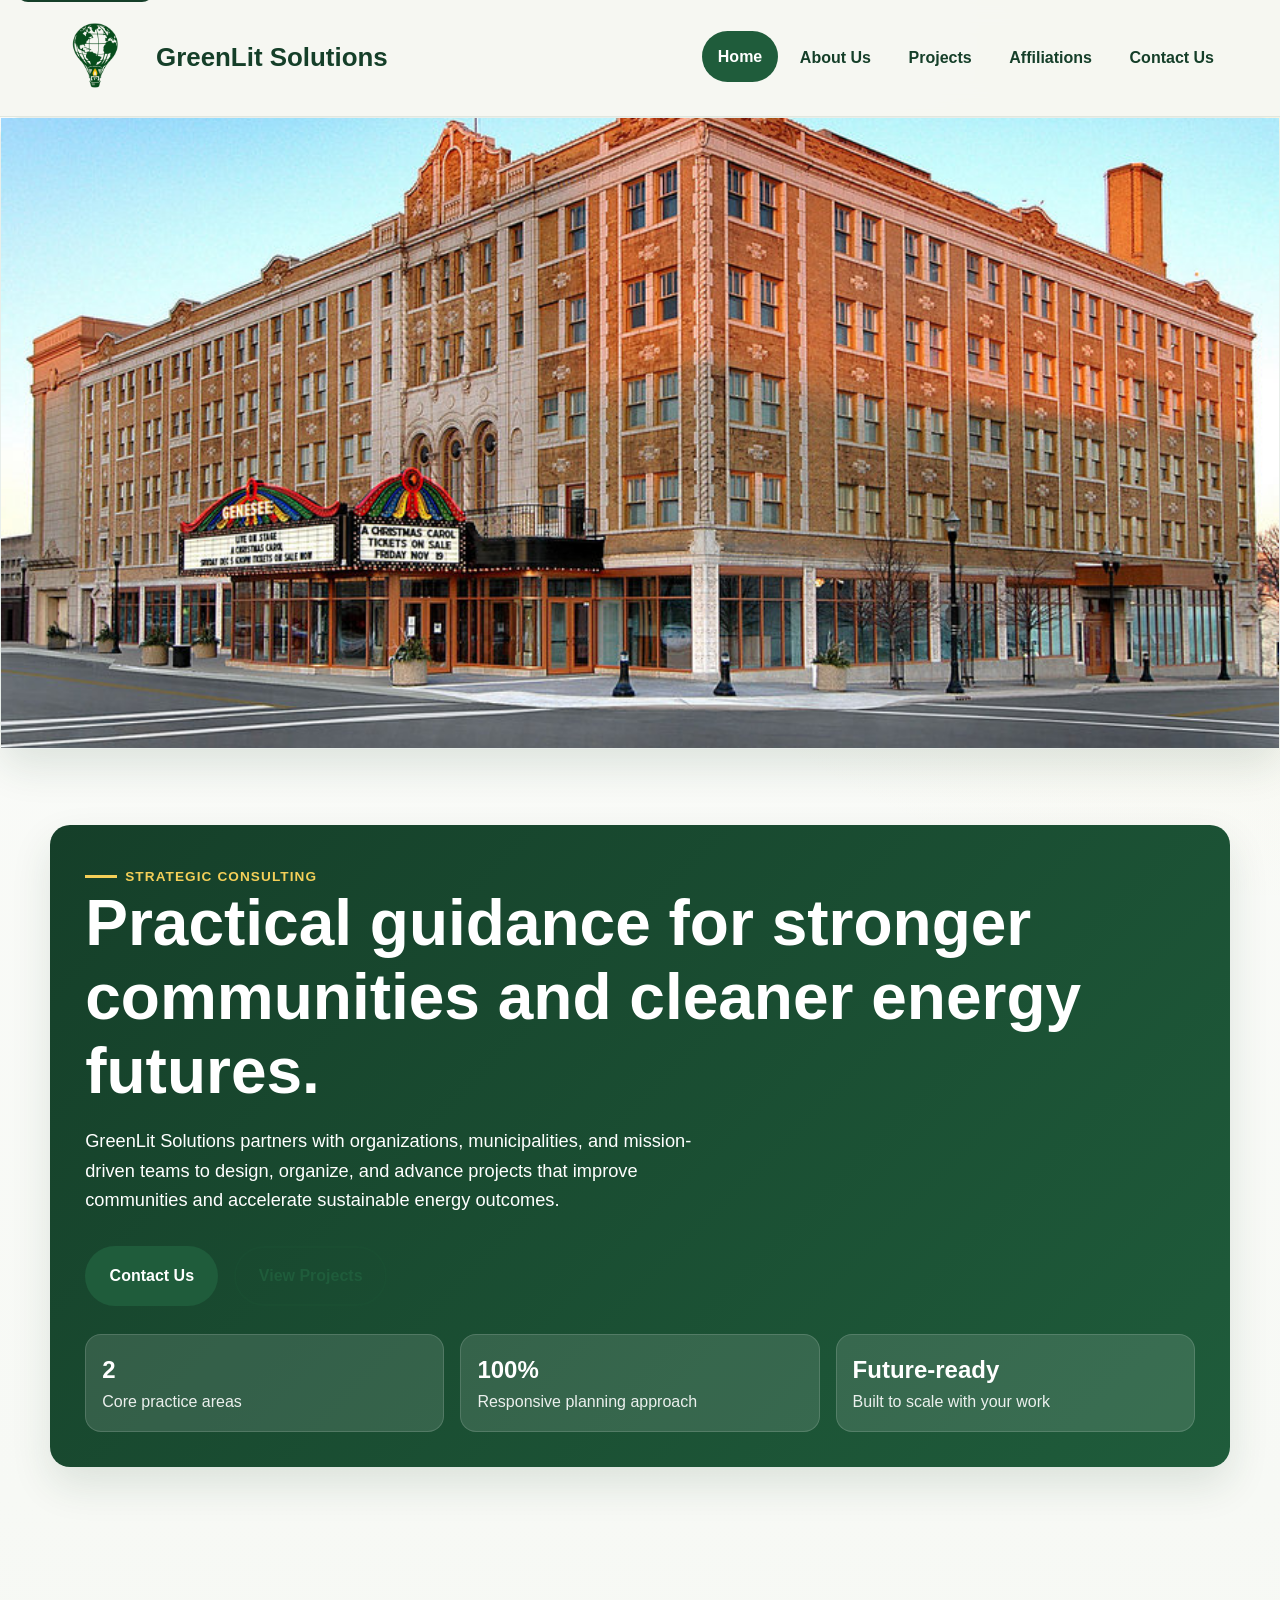
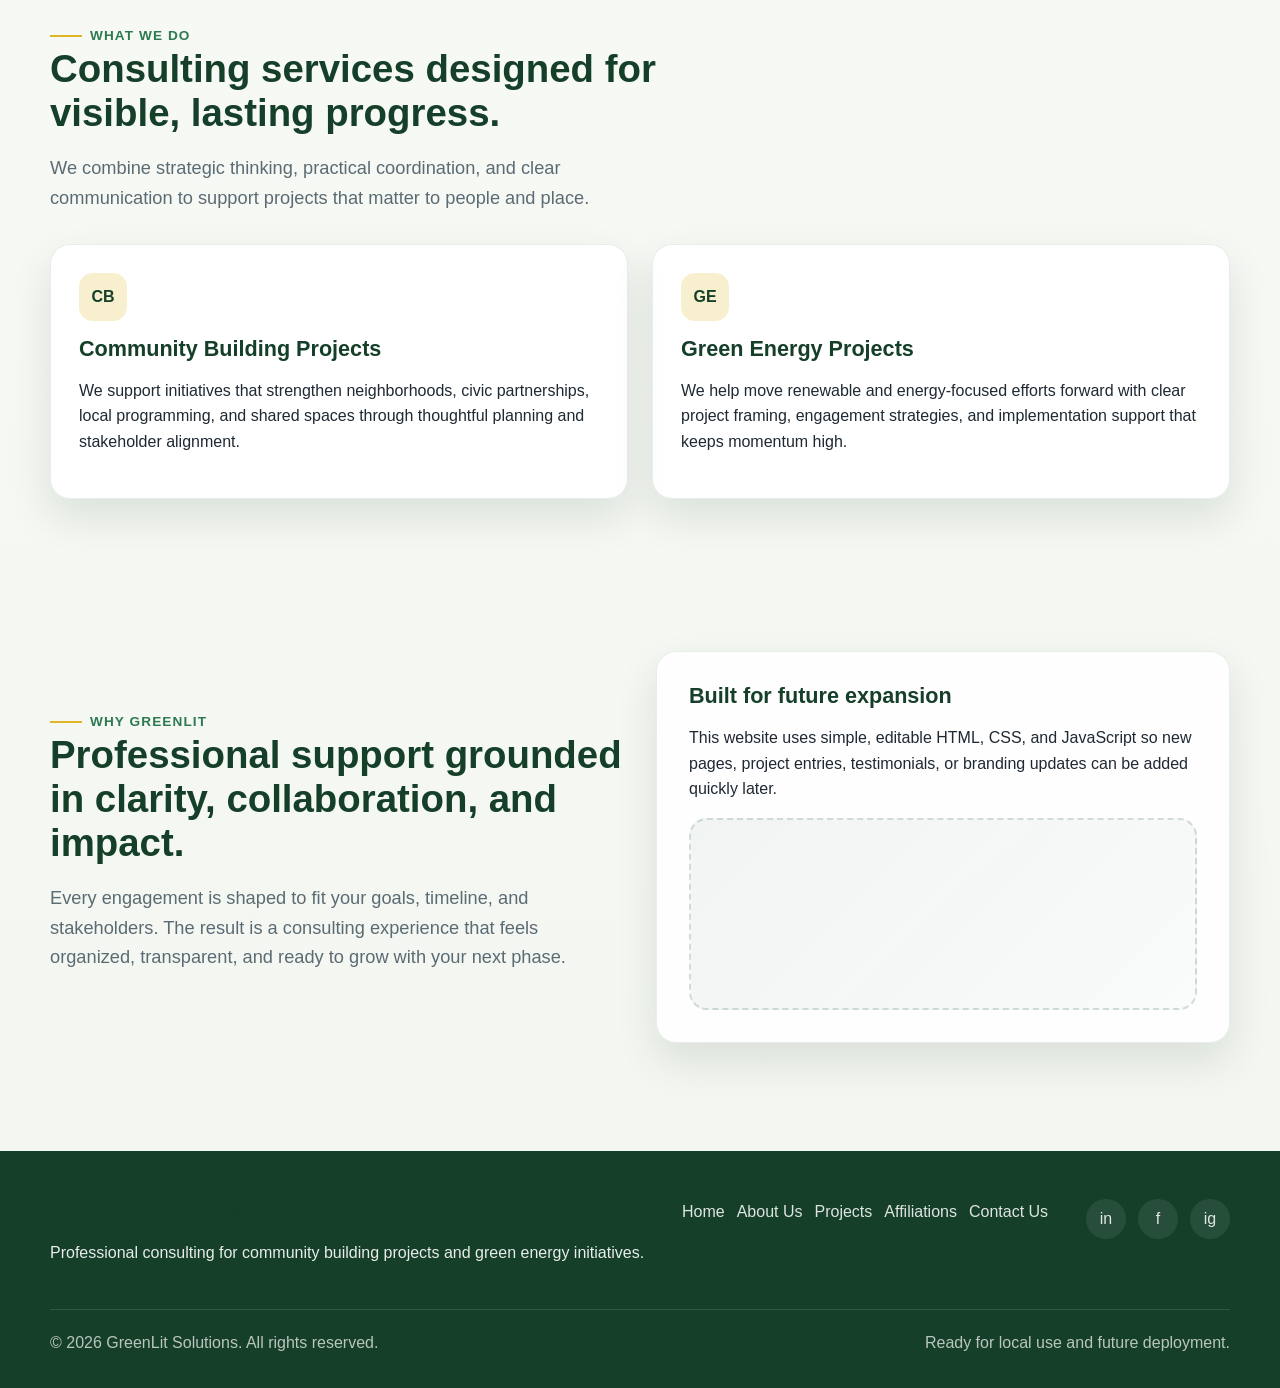
<file: index.html>
<!DOCTYPE html>
<html lang="en">
  <head>
    <meta charset="UTF-8" />
    <meta name="viewport" content="width=device-width, initial-scale=1.0" />
    <title>GreenLit Solutions | Community Building and Green Energy Consulting</title>
    <meta
      name="description"
      content="GreenLit Solutions delivers community building and green energy consulting services with a professional, collaborative approach."
    />
    <link rel="stylesheet" href="css/styles.css" />
    <script src="js/main.js" defer></script>
  </head>
  <body>
    <a class="skip-link" href="#main-content">Skip to content</a>
    <header class="site-header">
      <div class="nav-shell">
        <a class="brand-mark" href="index.html" aria-label="GreenLit Solutions home">
          <img class="brand-logo" src="images/GreenLit Solutions Logo 2.png" alt="GreenLit Solutions logo" />
          <div class="brand-copy">
            <strong>GreenLit Solutions</strong>
          </div>
        </a>
        <button class="nav-toggle" type="button" aria-expanded="false" aria-label="Toggle navigation">
          Menu
        </button>
        <nav class="site-nav" aria-label="Primary">
          <ul>
            <li><a href="index.html">Home</a></li>
            <li><a href="about.html">About Us</a></li>
            <li><a href="projects.html">Projects</a></li>
            <li><a href="affiliations.html">Affiliations</a></li>
            <li><a href="contact.html">Contact Us</a></li>
          </ul>
        </nav>
      </div>
    </header>

    <main id="main-content">
      <section class="hero-slideshow hero-slideshow-full fade-in" aria-label="Featured GreenLit Solutions project photos">
        <div class="slideshow-frame">
          <img class="slide is-active" src="images/Slideshow 1.jpg" alt="Community-focused project photo featured by GreenLit Solutions" />
          <img class="slide" src="images/Slideshow 2.jpg" alt="Green energy consulting project photo featured by GreenLit Solutions" />
          <img class="slide" src="images/Slideshow 3.jpg" alt="Project collaboration photo featured by GreenLit Solutions" />
          <img class="slide" src="images/Slideshow 4.png" alt="Sustainability initiative photo featured by GreenLit Solutions" />
        </div>
      </section>

      <section class="page-hero">
        <div class="section-shell">
          <div class="hero-intro-panel fade-in delay-1">
            <div class="eyebrow hero-eyebrow">Strategic Consulting</div>
            <h1>Practical guidance for stronger communities and cleaner energy futures.</h1>
            <p class="lead hero-lead">
              GreenLit Solutions partners with organizations, municipalities, and mission-driven teams to design, organize, and advance projects that improve communities and accelerate sustainable energy outcomes.
            </p>
            <div class="button-row">
              <a class="button button-primary" href="contact.html">Contact Us</a>
              <a class="button button-secondary button-secondary-light" href="projects.html">View Projects</a>
            </div>
            <div class="stat-row">
              <div class="stat-box">
                <strong>2</strong>
                <span>Core practice areas</span>
              </div>
              <div class="stat-box">
                <strong>100%</strong>
                <span>Responsive planning approach</span>
              </div>
              <div class="stat-box">
                <strong>Future-ready</strong>
                <span>Built to scale with your work</span>
              </div>
            </div>
          </div>
        </div>
      </section>

      <section class="feature-section">
        <div class="section-shell">
          <div class="section-heading">
            <div class="eyebrow">What We Do</div>
            <h2>Consulting services designed for visible, lasting progress.</h2>
            <p class="lead">
              We combine strategic thinking, practical coordination, and clear communication to support projects that matter to people and place.
            </p>
          </div>
          <div class="feature-grid">
            <article class="info-card">
              <div class="icon">CB</div>
              <h3>Community Building Projects</h3>
              <p>
                We support initiatives that strengthen neighborhoods, civic partnerships, local programming, and shared spaces through thoughtful planning and stakeholder alignment.
              </p>
            </article>
            <article class="info-card">
              <div class="icon">GE</div>
              <h3>Green Energy Projects</h3>
              <p>
                We help move renewable and energy-focused efforts forward with clear project framing, engagement strategies, and implementation support that keeps momentum high.
              </p>
            </article>
          </div>
        </div>
      </section>

      <section class="content-section">
        <div class="section-shell split-layout">
          <div>
            <div class="eyebrow">Why GreenLit</div>
            <h2>Professional support grounded in clarity, collaboration, and impact.</h2>
            <p class="lead">
              Every engagement is shaped to fit your goals, timeline, and stakeholders. The result is a consulting experience that feels organized, transparent, and ready to grow with your next phase.
            </p>
          </div>
          <div class="placeholder-card">
            <h3>Built for future expansion</h3>
            <p>
              This website uses simple, editable HTML, CSS, and JavaScript so new pages, project entries, testimonials, or branding updates can be added quickly later.
            </p>
            <div class="placeholder-space" aria-hidden="true"></div>
          </div>
        </div>
      </section>
    </main>

    <footer class="site-footer">
      <div class="footer-shell">
        <div class="footer-top">
          <div>
            <h3>GreenLit Solutions</h3>
            <p>Professional consulting for community building projects and green energy initiatives.</p>
          </div>
          <nav class="footer-nav" aria-label="Footer">
            <a href="index.html">Home</a>
            <a href="about.html">About Us</a>
            <a href="projects.html">Projects</a>
            <a href="affiliations.html">Affiliations</a>
            <a href="contact.html">Contact Us</a>
          </nav>
          <div class="social-row" aria-label="Social media placeholders">
            <a class="social-link" href="#" aria-label="LinkedIn placeholder">in</a>
            <a class="social-link" href="#" aria-label="Facebook placeholder">f</a>
            <a class="social-link" href="#" aria-label="Instagram placeholder">ig</a>
          </div>
        </div>
        <div class="footer-bottom">
          <span>&copy; 2026 GreenLit Solutions. All rights reserved.</span>
          <span>Ready for local use and future deployment.</span>
        </div>
      </div>
    </footer>
  </body>
</html>
</file>
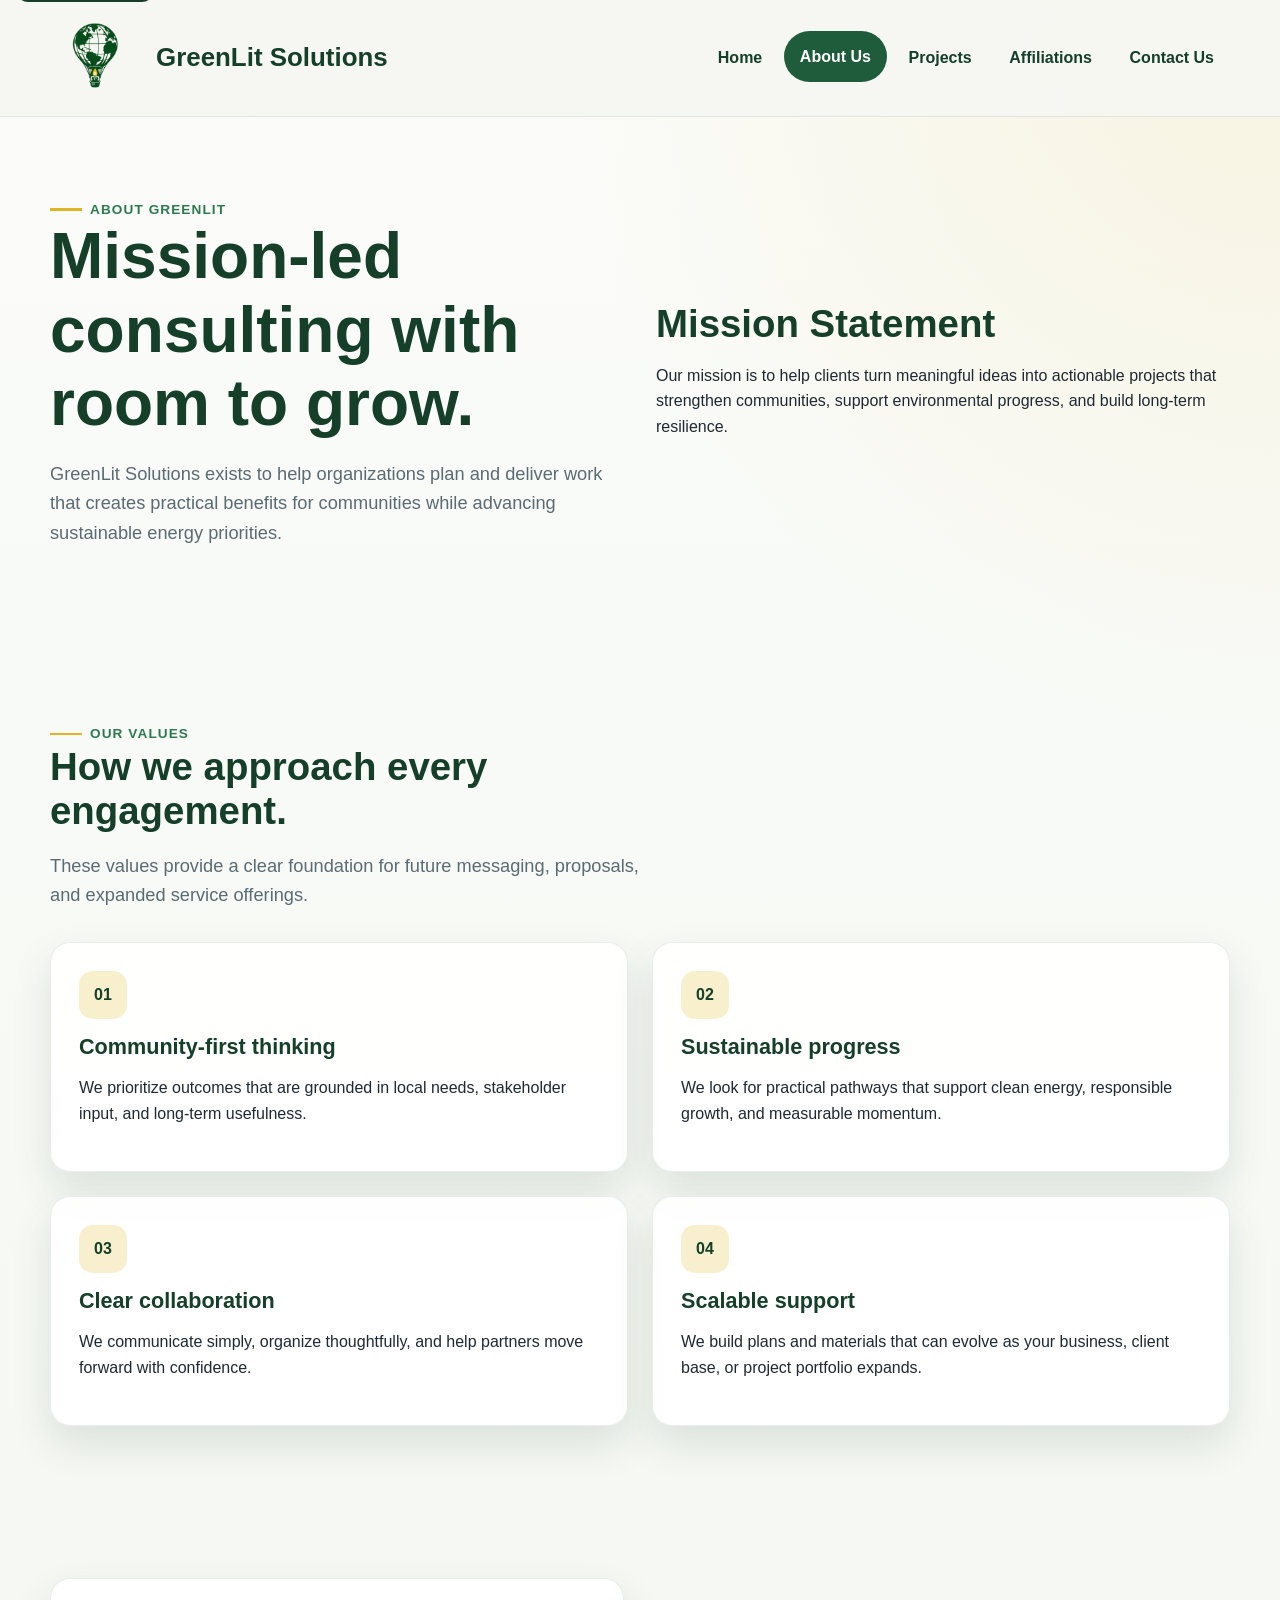
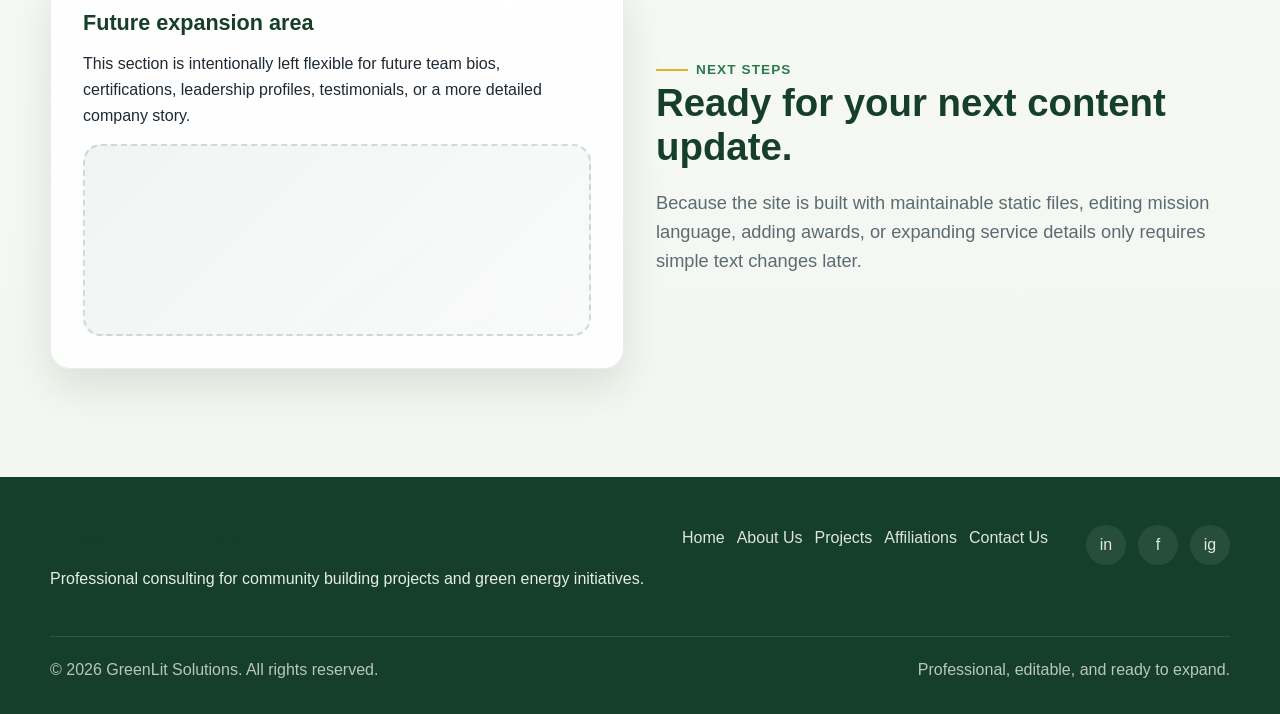
<file: about.html>
<!DOCTYPE html>
<html lang="en">
  <head>
    <meta charset="UTF-8" />
    <meta name="viewport" content="width=device-width, initial-scale=1.0" />
    <title>About Us | GreenLit Solutions</title>
    <meta
      name="description"
      content="Learn about the mission, values, and future direction of GreenLit Solutions."
    />
    <link rel="stylesheet" href="css/styles.css" />
    <script src="js/main.js" defer></script>
  </head>
  <body>
    <a class="skip-link" href="#main-content">Skip to content</a>
    <header class="site-header">
      <div class="nav-shell">
        <a class="brand-mark" href="index.html" aria-label="GreenLit Solutions home">
          <img class="brand-logo" src="images/GreenLit Solutions Logo 2.png" alt="GreenLit Solutions logo" />
          <div class="brand-copy">
            <strong>GreenLit Solutions</strong>
          </div>
        </a>
        <button class="nav-toggle" type="button" aria-expanded="false" aria-label="Toggle navigation">
          Menu
        </button>
        <nav class="site-nav" aria-label="Primary">
          <ul>
            <li><a href="index.html">Home</a></li>
            <li><a href="about.html">About Us</a></li>
            <li><a href="projects.html">Projects</a></li>
            <li><a href="affiliations.html">Affiliations</a></li>
            <li><a href="contact.html">Contact Us</a></li>
          </ul>
        </nav>
      </div>
    </header>

    <main id="main-content">
      <section class="page-hero">
        <div class="section-shell split-layout">
          <div>
            <div class="eyebrow fade-in">About GreenLit</div>
            <h1 class="fade-in delay-1">Mission-led consulting with room to grow.</h1>
            <p class="lead fade-in delay-2">
              GreenLit Solutions exists to help organizations plan and deliver work that creates practical benefits for communities while advancing sustainable energy priorities.
            </p>
          </div>
          <div class="hero-card fade-in delay-2">
            <h2>Mission Statement</h2>
            <p>
              Our mission is to help clients turn meaningful ideas into actionable projects that strengthen communities, support environmental progress, and build long-term resilience.
            </p>
          </div>
        </div>
      </section>

      <section class="content-section">
        <div class="section-shell">
          <div class="section-heading">
            <div class="eyebrow">Our Values</div>
            <h2>How we approach every engagement.</h2>
            <p class="lead">
              These values provide a clear foundation for future messaging, proposals, and expanded service offerings.
            </p>
          </div>
          <div class="values-grid">
            <article class="info-card">
              <div class="icon">01</div>
              <h3>Community-first thinking</h3>
              <p>We prioritize outcomes that are grounded in local needs, stakeholder input, and long-term usefulness.</p>
            </article>
            <article class="info-card">
              <div class="icon">02</div>
              <h3>Sustainable progress</h3>
              <p>We look for practical pathways that support clean energy, responsible growth, and measurable momentum.</p>
            </article>
            <article class="info-card">
              <div class="icon">03</div>
              <h3>Clear collaboration</h3>
              <p>We communicate simply, organize thoughtfully, and help partners move forward with confidence.</p>
            </article>
            <article class="info-card">
              <div class="icon">04</div>
              <h3>Scalable support</h3>
              <p>We build plans and materials that can evolve as your business, client base, or project portfolio expands.</p>
            </article>
          </div>
        </div>
      </section>

      <section class="content-section">
        <div class="section-shell split-layout">
          <div class="placeholder-card">
            <h3>Future expansion area</h3>
            <p>
              This section is intentionally left flexible for future team bios, certifications, leadership profiles, testimonials, or a more detailed company story.
            </p>
            <div class="placeholder-space" aria-hidden="true"></div>
          </div>
          <div>
            <div class="eyebrow">Next Steps</div>
            <h2>Ready for your next content update.</h2>
            <p class="lead">
              Because the site is built with maintainable static files, editing mission language, adding awards, or expanding service details only requires simple text changes later.
            </p>
          </div>
        </div>
      </section>
    </main>

    <footer class="site-footer">
      <div class="footer-shell">
        <div class="footer-top">
          <div>
            <h3>GreenLit Solutions</h3>
            <p>Professional consulting for community building projects and green energy initiatives.</p>
          </div>
          <nav class="footer-nav" aria-label="Footer">
            <a href="index.html">Home</a>
            <a href="about.html">About Us</a>
            <a href="projects.html">Projects</a>
            <a href="affiliations.html">Affiliations</a>
            <a href="contact.html">Contact Us</a>
          </nav>
          <div class="social-row" aria-label="Social media placeholders">
            <a class="social-link" href="#" aria-label="LinkedIn placeholder">in</a>
            <a class="social-link" href="#" aria-label="Facebook placeholder">f</a>
            <a class="social-link" href="#" aria-label="Instagram placeholder">ig</a>
          </div>
        </div>
        <div class="footer-bottom">
          <span>&copy; 2026 GreenLit Solutions. All rights reserved.</span>
          <span>Professional, editable, and ready to expand.</span>
        </div>
      </div>
    </footer>
  </body>
</html>
</file>
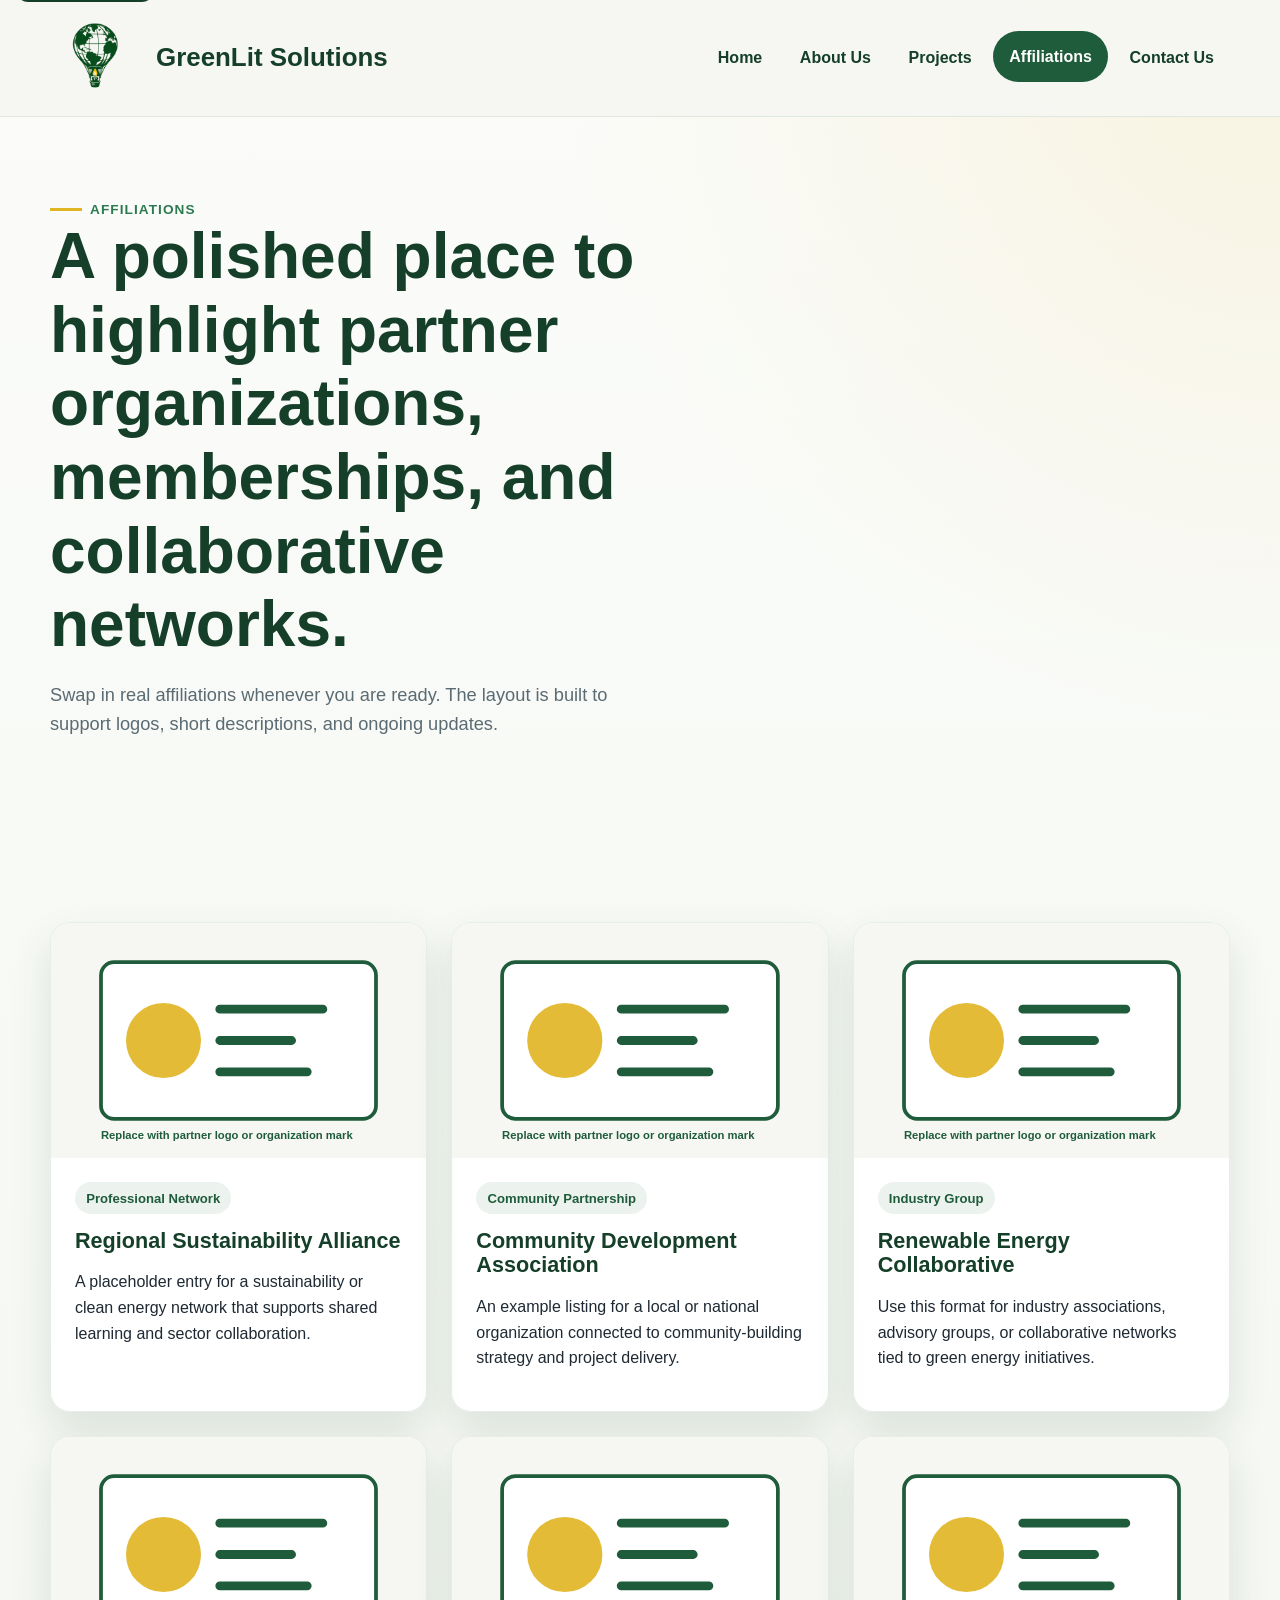
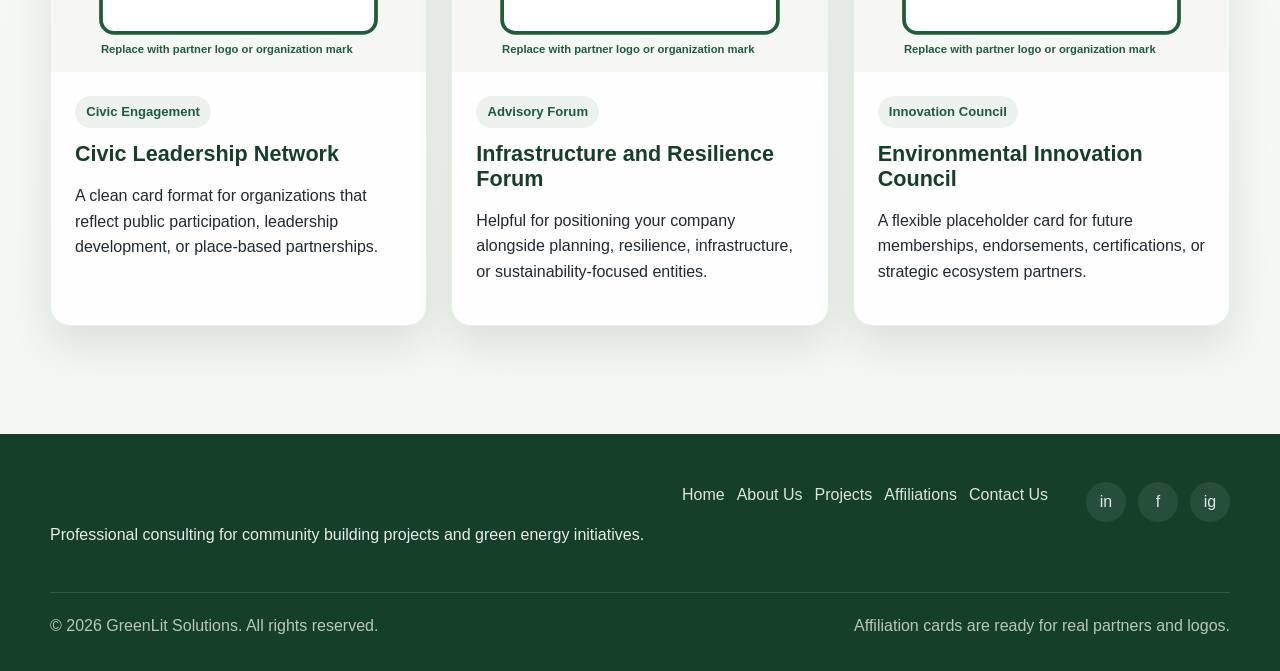
<file: affiliations.html>
<!DOCTYPE html>
<html lang="en">
  <head>
    <meta charset="UTF-8" />
    <meta name="viewport" content="width=device-width, initial-scale=1.0" />
    <title>Affiliations | GreenLit Solutions</title>
    <meta
      name="description"
      content="View professional affiliations and partner organization placeholders for GreenLit Solutions."
    />
    <link rel="stylesheet" href="css/styles.css" />
    <script src="js/main.js" defer></script>
  </head>
  <body>
    <a class="skip-link" href="#main-content">Skip to content</a>
    <header class="site-header">
      <div class="nav-shell">
        <a class="brand-mark" href="index.html" aria-label="GreenLit Solutions home">
          <img class="brand-logo" src="images/GreenLit Solutions Logo 2.png" alt="GreenLit Solutions logo" />
          <div class="brand-copy">
            <strong>GreenLit Solutions</strong>
          </div>
        </a>
        <button class="nav-toggle" type="button" aria-expanded="false" aria-label="Toggle navigation">
          Menu
        </button>
        <nav class="site-nav" aria-label="Primary">
          <ul>
            <li><a href="index.html">Home</a></li>
            <li><a href="about.html">About Us</a></li>
            <li><a href="projects.html">Projects</a></li>
            <li><a href="affiliations.html">Affiliations</a></li>
            <li><a href="contact.html">Contact Us</a></li>
          </ul>
        </nav>
      </div>
    </header>

    <main id="main-content">
      <section class="page-hero">
        <div class="section-shell">
          <div class="section-heading">
            <div class="eyebrow fade-in">Affiliations</div>
            <h1 class="fade-in delay-1">A polished place to highlight partner organizations, memberships, and collaborative networks.</h1>
            <p class="lead fade-in delay-2">
              Swap in real affiliations whenever you are ready. The layout is built to support logos, short descriptions, and ongoing updates.
            </p>
          </div>
        </div>
      </section>

      <section class="grid-section">
        <div class="section-shell">
          <div class="affiliation-grid">
            <article class="affiliation-card">
              <img src="images/affiliation-placeholder.svg" alt="Placeholder logo for regional sustainability alliance" />
              <div class="card-body">
                <span class="label">Professional Network</span>
                <h3>Regional Sustainability Alliance</h3>
                <p>A placeholder entry for a sustainability or clean energy network that supports shared learning and sector collaboration.</p>
              </div>
            </article>

            <article class="affiliation-card">
              <img src="images/affiliation-placeholder.svg" alt="Placeholder logo for community development association" />
              <div class="card-body">
                <span class="label">Community Partnership</span>
                <h3>Community Development Association</h3>
                <p>An example listing for a local or national organization connected to community-building strategy and project delivery.</p>
              </div>
            </article>

            <article class="affiliation-card">
              <img src="images/affiliation-placeholder.svg" alt="Placeholder logo for renewable energy collaborative" />
              <div class="card-body">
                <span class="label">Industry Group</span>
                <h3>Renewable Energy Collaborative</h3>
                <p>Use this format for industry associations, advisory groups, or collaborative networks tied to green energy initiatives.</p>
              </div>
            </article>

            <article class="affiliation-card">
              <img src="images/affiliation-placeholder.svg" alt="Placeholder logo for civic engagement network" />
              <div class="card-body">
                <span class="label">Civic Engagement</span>
                <h3>Civic Leadership Network</h3>
                <p>A clean card format for organizations that reflect public participation, leadership development, or place-based partnerships.</p>
              </div>
            </article>

            <article class="affiliation-card">
              <img src="images/affiliation-placeholder.svg" alt="Placeholder logo for infrastructure and resilience forum" />
              <div class="card-body">
                <span class="label">Advisory Forum</span>
                <h3>Infrastructure and Resilience Forum</h3>
                <p>Helpful for positioning your company alongside planning, resilience, infrastructure, or sustainability-focused entities.</p>
              </div>
            </article>

            <article class="affiliation-card">
              <img src="images/affiliation-placeholder.svg" alt="Placeholder logo for environmental innovation council" />
              <div class="card-body">
                <span class="label">Innovation Council</span>
                <h3>Environmental Innovation Council</h3>
                <p>A flexible placeholder card for future memberships, endorsements, certifications, or strategic ecosystem partners.</p>
              </div>
            </article>
          </div>
        </div>
      </section>
    </main>

    <footer class="site-footer">
      <div class="footer-shell">
        <div class="footer-top">
          <div>
            <h3>GreenLit Solutions</h3>
            <p>Professional consulting for community building projects and green energy initiatives.</p>
          </div>
          <nav class="footer-nav" aria-label="Footer">
            <a href="index.html">Home</a>
            <a href="about.html">About Us</a>
            <a href="projects.html">Projects</a>
            <a href="affiliations.html">Affiliations</a>
            <a href="contact.html">Contact Us</a>
          </nav>
          <div class="social-row" aria-label="Social media placeholders">
            <a class="social-link" href="#" aria-label="LinkedIn placeholder">in</a>
            <a class="social-link" href="#" aria-label="Facebook placeholder">f</a>
            <a class="social-link" href="#" aria-label="Instagram placeholder">ig</a>
          </div>
        </div>
        <div class="footer-bottom">
          <span>&copy; 2026 GreenLit Solutions. All rights reserved.</span>
          <span>Affiliation cards are ready for real partners and logos.</span>
        </div>
      </div>
    </footer>
  </body>
</html>
</file>
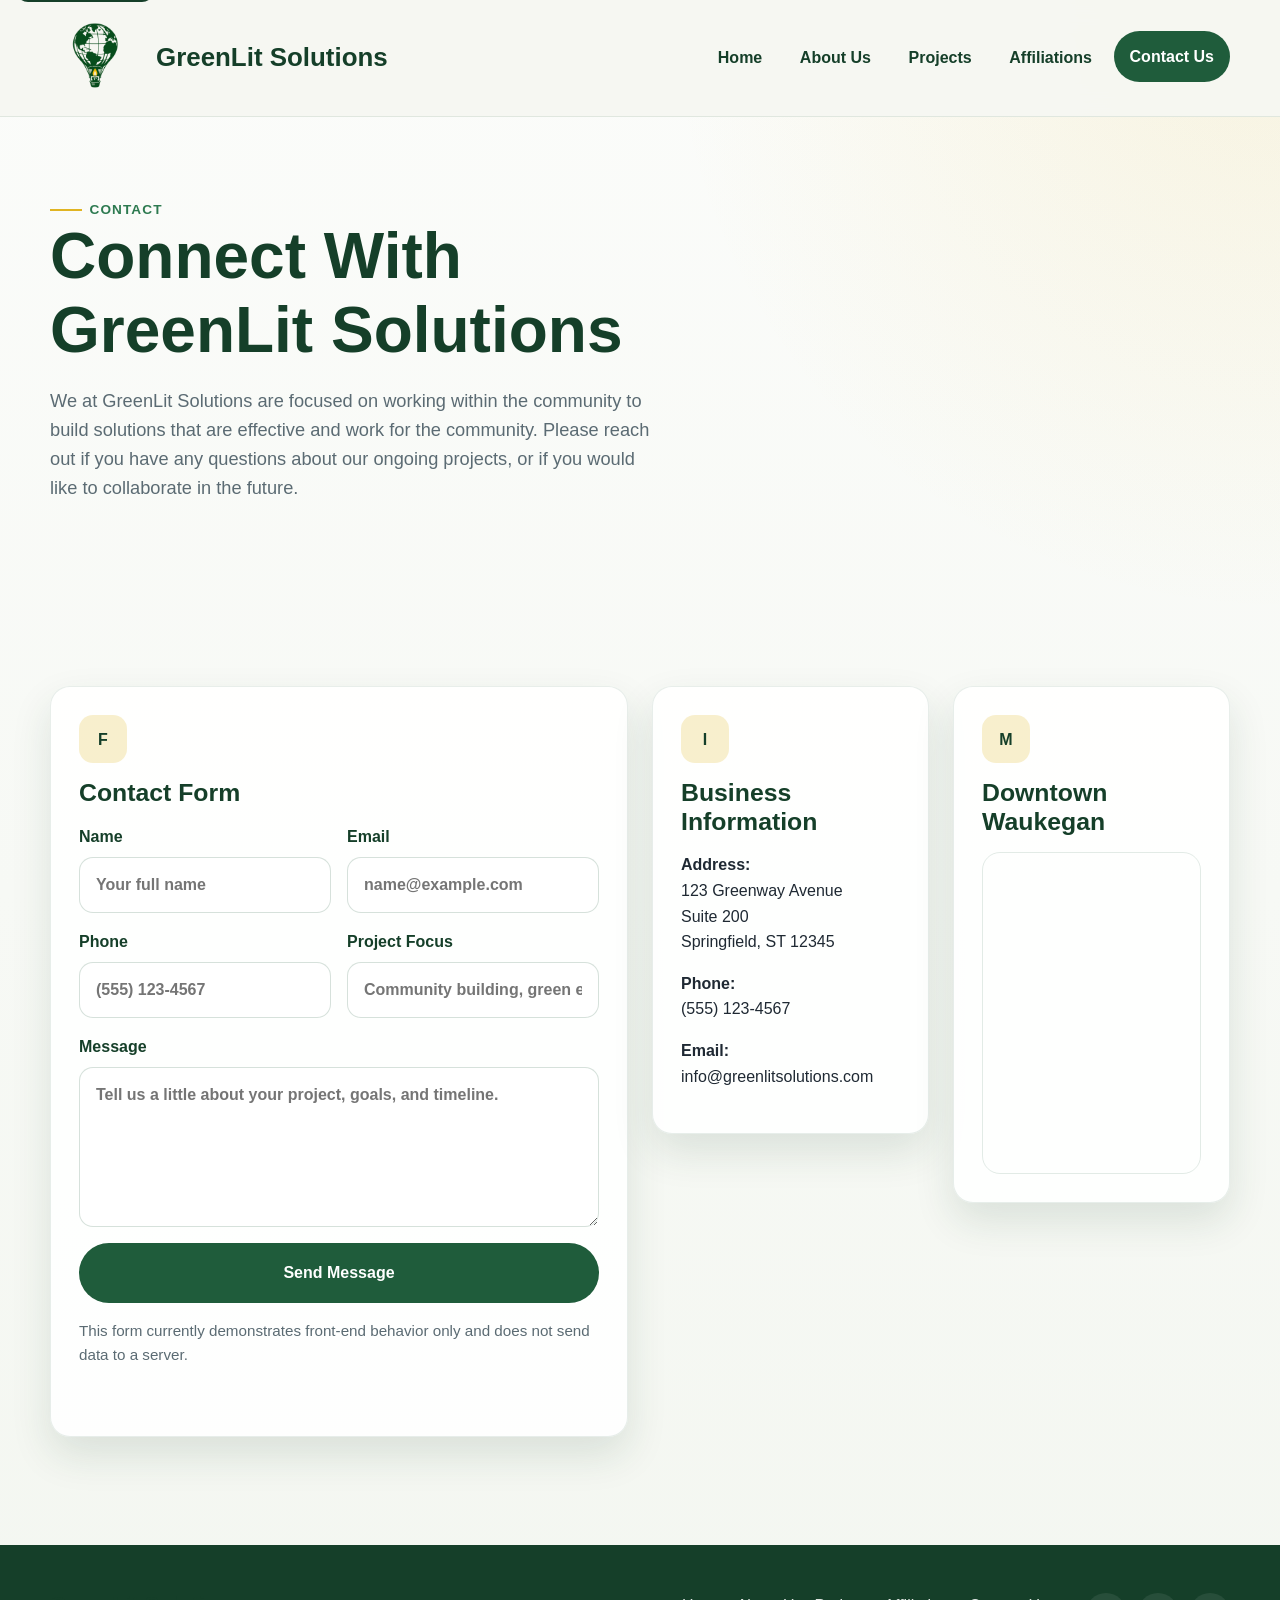
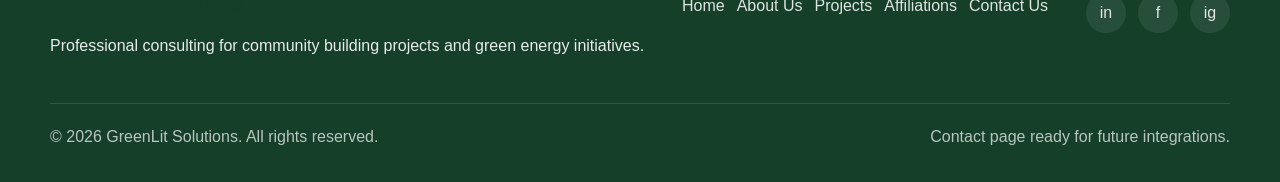
<file: contact.html>
<!DOCTYPE html>
<html lang="en">
  <head>
    <meta charset="UTF-8" />
    <meta name="viewport" content="width=device-width, initial-scale=1.0" />
    <title>Contact Us | GreenLit Solutions</title>
    <meta
      name="description"
      content="Contact GreenLit Solutions for consulting support in community building and green energy projects."
    />
    <link rel="stylesheet" href="css/styles.css" />
    <script src="js/main.js" defer></script>
  </head>
  <body>
    <a class="skip-link" href="#main-content">Skip to content</a>
    <header class="site-header">
      <div class="nav-shell">
        <a class="brand-mark" href="index.html" aria-label="GreenLit Solutions home">
          <img class="brand-logo" src="images/GreenLit Solutions Logo 2.png" alt="GreenLit Solutions logo" />
          <div class="brand-copy">
            <strong>GreenLit Solutions</strong>
          </div>
        </a>
        <button class="nav-toggle" type="button" aria-expanded="false" aria-label="Toggle navigation">
          Menu
        </button>
        <nav class="site-nav" aria-label="Primary">
          <ul>
            <li><a href="index.html">Home</a></li>
            <li><a href="about.html">About Us</a></li>
            <li><a href="projects.html">Projects</a></li>
            <li><a href="affiliations.html">Affiliations</a></li>
            <li><a href="contact.html">Contact Us</a></li>
          </ul>
        </nav>
      </div>
    </header>

    <main id="main-content">
      <section class="page-hero">
        <div class="section-shell">
          <div class="section-heading">
            <div class="eyebrow fade-in">Contact</div>
            <h1 class="fade-in delay-1">Connect With GreenLit Solutions</h1>
            <p class="lead fade-in delay-2">
              We at GreenLit Solutions are focused on working within the community to build solutions that are effective and work for the community. Please reach out if you have any questions about our ongoing projects, or if you would like to collaborate in the future.
            </p>
          </div>
        </div>
      </section>

      <section class="contact-section">
        <div class="section-shell contact-grid">
          <article class="contact-card">
            <div class="icon">F</div>
            <h2>Contact Form</h2>
            <form data-contact-form>
              <div class="field-row">
                <label>
                  Name
                  <input type="text" name="name" autocomplete="name" placeholder="Your full name" required />
                </label>
                <label>
                  Email
                  <input type="email" name="email" autocomplete="email" placeholder="name@example.com" required />
                </label>
              </div>
              <div class="field-row">
                <label>
                  Phone
                  <input type="tel" name="phone" autocomplete="tel" placeholder="(555) 123-4567" />
                </label>
                <label>
                  Project Focus
                  <input type="text" name="focus" placeholder="Community building, green energy, or both" />
                </label>
              </div>
              <label>
                Message
                <textarea name="message" placeholder="Tell us a little about your project, goals, and timeline." required></textarea>
              </label>
              <button class="button button-primary" type="submit">Send Message</button>
              <p class="form-note">This form currently demonstrates front-end behavior only and does not send data to a server.</p>
              <div class="status-message" data-form-status aria-live="polite"></div>
            </form>
          </article>

          <div class="contact-grid">
            <article class="contact-card contact-info-card">
              <div class="icon">I</div>
              <h2>Business Information</h2>
              <p><strong>Address:</strong><br />123 Greenway Avenue<br />Suite 200<br />Springfield, ST 12345</p>
              <p><strong>Phone:</strong><br /><a href="tel:+15551234567">(555) 123-4567</a></p>
              <p><strong>Email:</strong><br /><a href="mailto:info@greenlitsolutions.com">info@greenlitsolutions.com</a></p>
            </article>

            <article class="contact-card">
              <div class="icon">M</div>
              <h2>Downtown Waukegan</h2>
              <div class="map-embed">
                <iframe
                  title="Map centered on Downtown Waukegan, Illinois"
                  src="https://www.openstreetmap.org/export/embed.html?bbox=-87.84267%2C42.35457%2C-87.82267%2C42.36457&amp;layer=mapnik&amp;marker=42.35957%2C-87.83267"
                  loading="lazy"
                  referrerpolicy="no-referrer-when-downgrade"
                ></iframe>
              </div>
            </article>
          </div>
        </div>
      </section>
    </main>

    <footer class="site-footer">
      <div class="footer-shell">
        <div class="footer-top">
          <div>
            <h3>GreenLit Solutions</h3>
            <p>Professional consulting for community building projects and green energy initiatives.</p>
          </div>
          <nav class="footer-nav" aria-label="Footer">
            <a href="index.html">Home</a>
            <a href="about.html">About Us</a>
            <a href="projects.html">Projects</a>
            <a href="affiliations.html">Affiliations</a>
            <a href="contact.html">Contact Us</a>
          </nav>
          <div class="social-row" aria-label="Social media placeholders">
            <a class="social-link" href="#" aria-label="LinkedIn placeholder">in</a>
            <a class="social-link" href="#" aria-label="Facebook placeholder">f</a>
            <a class="social-link" href="#" aria-label="Instagram placeholder">ig</a>
          </div>
        </div>
        <div class="footer-bottom">
          <span>&copy; 2026 GreenLit Solutions. All rights reserved.</span>
          <span>Contact page ready for future integrations.</span>
        </div>
      </div>
    </footer>
  </body>
</html>
</file>
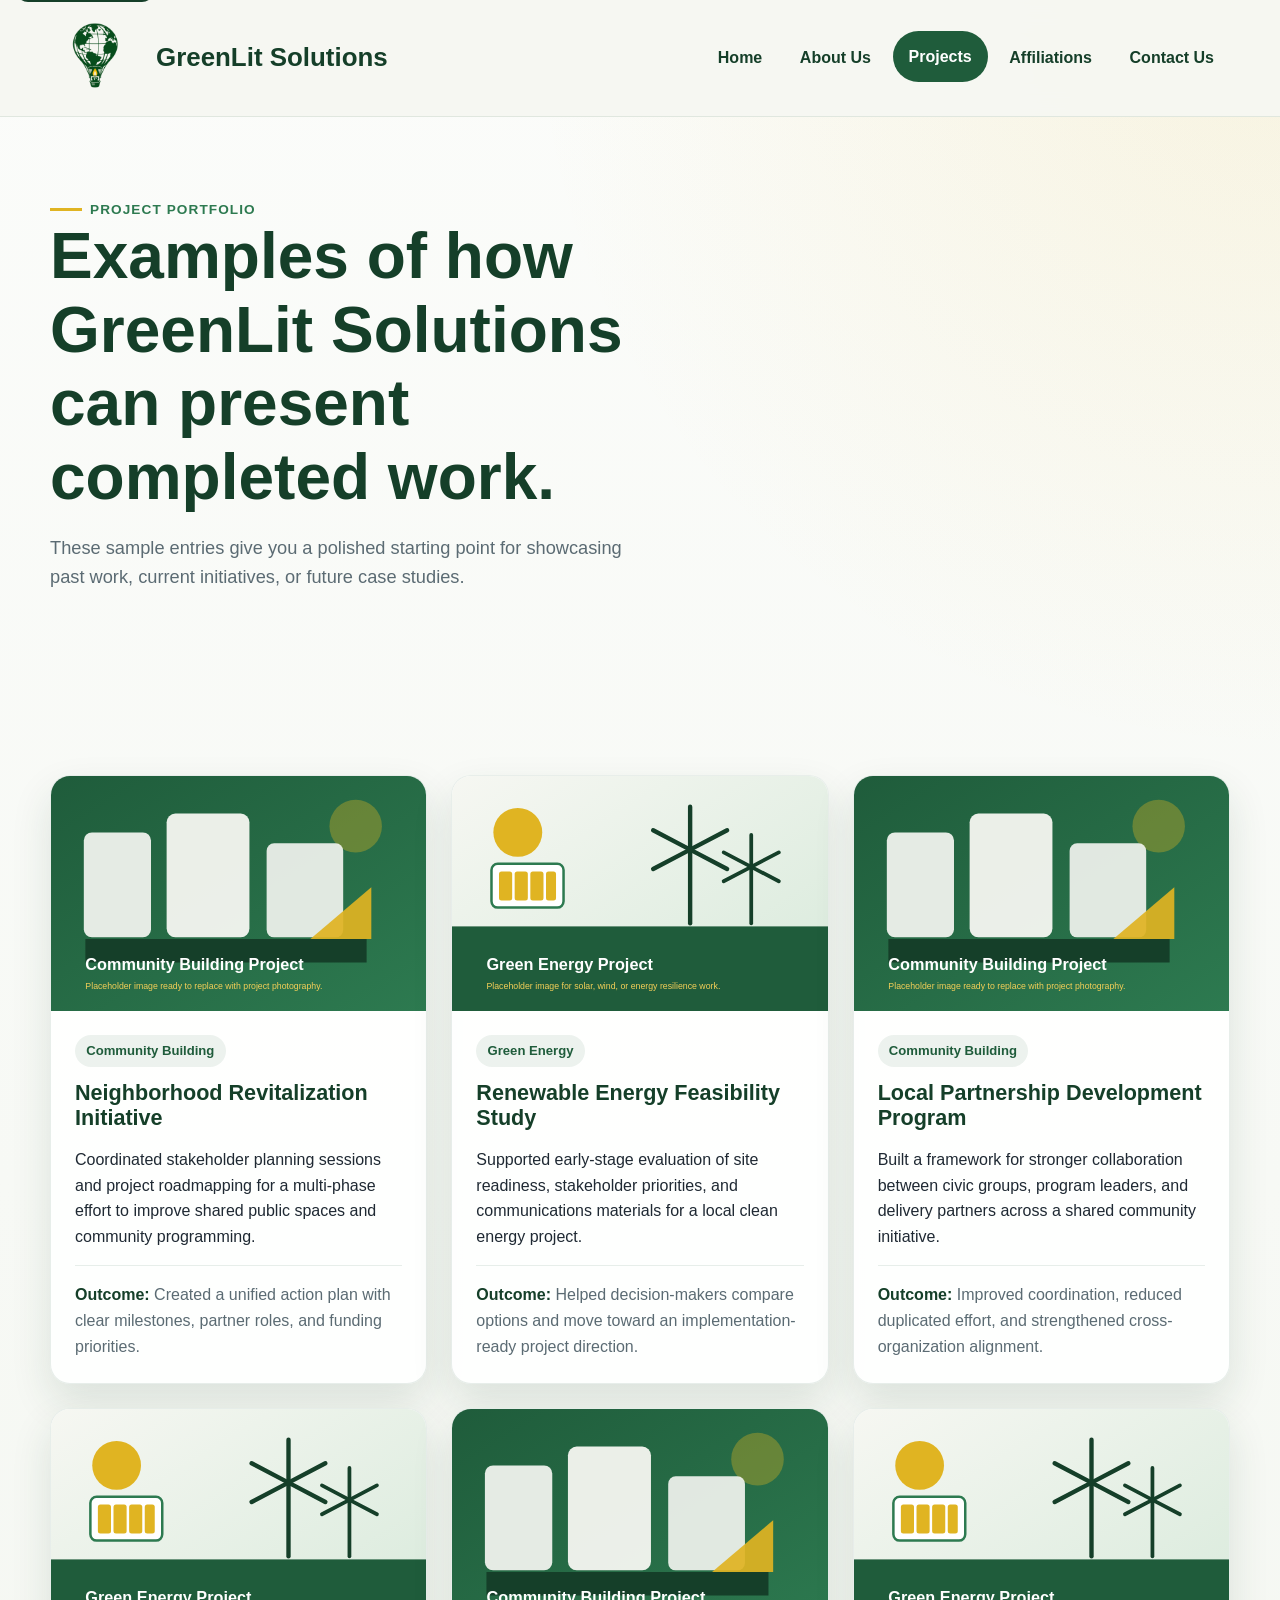
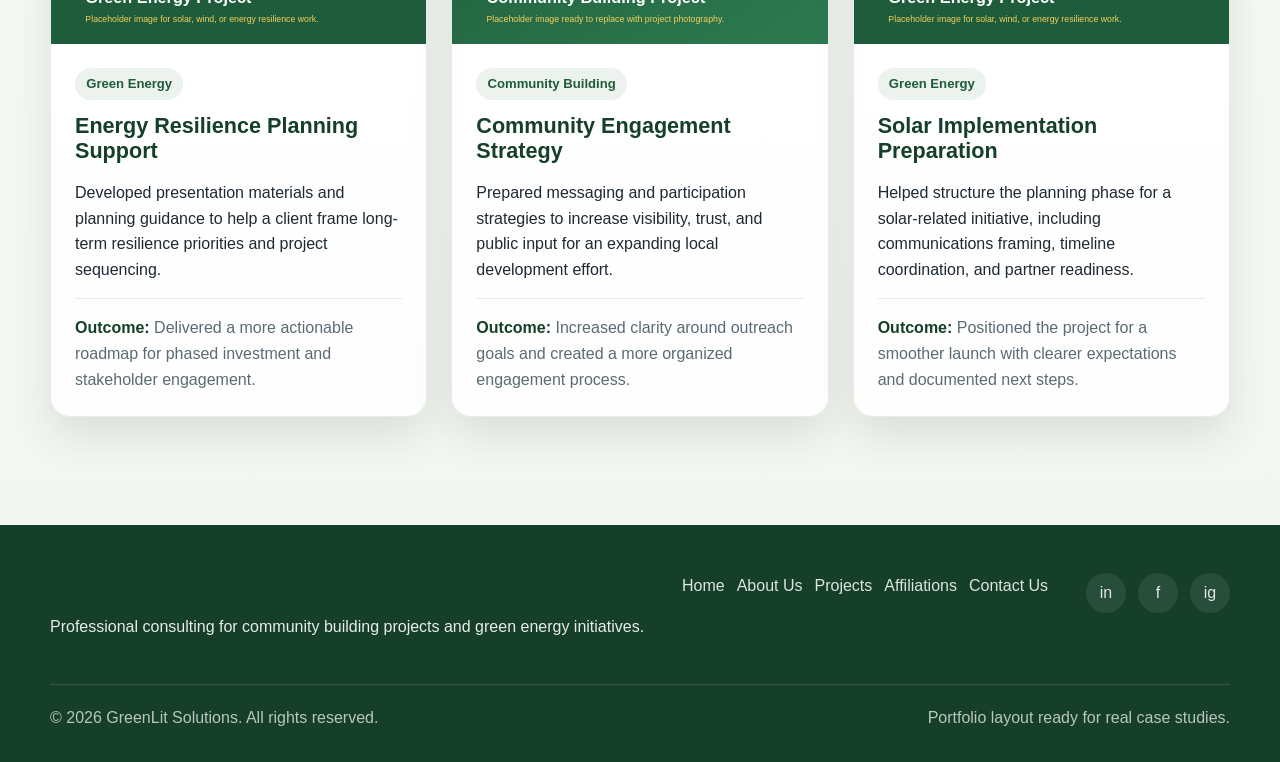
<file: projects.html>
<!DOCTYPE html>
<html lang="en">
  <head>
    <meta charset="UTF-8" />
    <meta name="viewport" content="width=device-width, initial-scale=1.0" />
    <title>Projects | GreenLit Solutions</title>
    <meta
      name="description"
      content="Explore portfolio-style project examples from GreenLit Solutions across community building and green energy categories."
    />
    <link rel="stylesheet" href="css/styles.css" />
    <script src="js/main.js" defer></script>
  </head>
  <body>
    <a class="skip-link" href="#main-content">Skip to content</a>
    <header class="site-header">
      <div class="nav-shell">
        <a class="brand-mark" href="index.html" aria-label="GreenLit Solutions home">
          <img class="brand-logo" src="images/GreenLit Solutions Logo 2.png" alt="GreenLit Solutions logo" />
          <div class="brand-copy">
            <strong>GreenLit Solutions</strong>
          </div>
        </a>
        <button class="nav-toggle" type="button" aria-expanded="false" aria-label="Toggle navigation">
          Menu
        </button>
        <nav class="site-nav" aria-label="Primary">
          <ul>
            <li><a href="index.html">Home</a></li>
            <li><a href="about.html">About Us</a></li>
            <li><a href="projects.html">Projects</a></li>
            <li><a href="affiliations.html">Affiliations</a></li>
            <li><a href="contact.html">Contact Us</a></li>
          </ul>
        </nav>
      </div>
    </header>

    <main id="main-content">
      <section class="page-hero">
        <div class="section-shell">
          <div class="section-heading">
            <div class="eyebrow fade-in">Project Portfolio</div>
            <h1 class="fade-in delay-1">Examples of how GreenLit Solutions can present completed work.</h1>
            <p class="lead fade-in delay-2">
              These sample entries give you a polished starting point for showcasing past work, current initiatives, or future case studies.
            </p>
          </div>
        </div>
      </section>

      <section class="grid-section">
        <div class="section-shell">
          <div class="project-grid">
            <article class="project-card">
              <img src="images/project-community.svg" alt="Placeholder illustration for a neighborhood revitalization initiative" />
              <div class="card-body">
                <span class="label">Community Building</span>
                <h3>Neighborhood Revitalization Initiative</h3>
                <p>
                  Coordinated stakeholder planning sessions and project roadmapping for a multi-phase effort to improve shared public spaces and community programming.
                </p>
                <div class="result"><strong>Outcome:</strong> Created a unified action plan with clear milestones, partner roles, and funding priorities.</div>
              </div>
            </article>

            <article class="project-card">
              <img src="images/project-energy.svg" alt="Placeholder illustration for a renewable energy feasibility study" />
              <div class="card-body">
                <span class="label">Green Energy</span>
                <h3>Renewable Energy Feasibility Study</h3>
                <p>
                  Supported early-stage evaluation of site readiness, stakeholder priorities, and communications materials for a local clean energy project.
                </p>
                <div class="result"><strong>Outcome:</strong> Helped decision-makers compare options and move toward an implementation-ready project direction.</div>
              </div>
            </article>

            <article class="project-card">
              <img src="images/project-community.svg" alt="Placeholder illustration for a local partnership development project" />
              <div class="card-body">
                <span class="label">Community Building</span>
                <h3>Local Partnership Development Program</h3>
                <p>
                  Built a framework for stronger collaboration between civic groups, program leaders, and delivery partners across a shared community initiative.
                </p>
                <div class="result"><strong>Outcome:</strong> Improved coordination, reduced duplicated effort, and strengthened cross-organization alignment.</div>
              </div>
            </article>

            <article class="project-card">
              <img src="images/project-energy.svg" alt="Placeholder illustration for an energy resilience planning project" />
              <div class="card-body">
                <span class="label">Green Energy</span>
                <h3>Energy Resilience Planning Support</h3>
                <p>
                  Developed presentation materials and planning guidance to help a client frame long-term resilience priorities and project sequencing.
                </p>
                <div class="result"><strong>Outcome:</strong> Delivered a more actionable roadmap for phased investment and stakeholder engagement.</div>
              </div>
            </article>

            <article class="project-card">
              <img src="images/project-community.svg" alt="Placeholder illustration for a community engagement strategy project" />
              <div class="card-body">
                <span class="label">Community Building</span>
                <h3>Community Engagement Strategy</h3>
                <p>
                  Prepared messaging and participation strategies to increase visibility, trust, and public input for an expanding local development effort.
                </p>
                <div class="result"><strong>Outcome:</strong> Increased clarity around outreach goals and created a more organized engagement process.</div>
              </div>
            </article>

            <article class="project-card">
              <img src="images/project-energy.svg" alt="Placeholder illustration for a solar implementation planning project" />
              <div class="card-body">
                <span class="label">Green Energy</span>
                <h3>Solar Implementation Preparation</h3>
                <p>
                  Helped structure the planning phase for a solar-related initiative, including communications framing, timeline coordination, and partner readiness.
                </p>
                <div class="result"><strong>Outcome:</strong> Positioned the project for a smoother launch with clearer expectations and documented next steps.</div>
              </div>
            </article>
          </div>
        </div>
      </section>
    </main>

    <footer class="site-footer">
      <div class="footer-shell">
        <div class="footer-top">
          <div>
            <h3>GreenLit Solutions</h3>
            <p>Professional consulting for community building projects and green energy initiatives.</p>
          </div>
          <nav class="footer-nav" aria-label="Footer">
            <a href="index.html">Home</a>
            <a href="about.html">About Us</a>
            <a href="projects.html">Projects</a>
            <a href="affiliations.html">Affiliations</a>
            <a href="contact.html">Contact Us</a>
          </nav>
          <div class="social-row" aria-label="Social media placeholders">
            <a class="social-link" href="#" aria-label="LinkedIn placeholder">in</a>
            <a class="social-link" href="#" aria-label="Facebook placeholder">f</a>
            <a class="social-link" href="#" aria-label="Instagram placeholder">ig</a>
          </div>
        </div>
        <div class="footer-bottom">
          <span>&copy; 2026 GreenLit Solutions. All rights reserved.</span>
          <span>Portfolio layout ready for real case studies.</span>
        </div>
      </div>
    </footer>
  </body>
</html>
</file>
<file: css/styles.css>
:root {
  --forest: #1f5c3b;
  --forest-deep: #153f29;
  --forest-soft: #2d7a50;
  --leaf: #e0b422;
  --leaf-soft: #f4cf58;
  --cream: #f6f7f2;
  --mist: #e8efe9;
  --ink: #1f2933;
  --muted: #5b6b73;
  --white: #ffffff;
  --shadow: 0 18px 40px rgba(21, 63, 41, 0.12);
  --radius: 20px;
  --radius-sm: 12px;
  --max-width: 1180px;
  --transition: 220ms ease;
}

*,
*::before,
*::after {
  box-sizing: border-box;
}

html {
  scroll-behavior: smooth;
}

body {
  margin: 0;
  font-family: Aptos, "Segoe UI", "Trebuchet MS", sans-serif;
  color: var(--ink);
  background:
    radial-gradient(circle at top right, rgba(224, 180, 34, 0.12), transparent 28%),
    linear-gradient(180deg, #fbfcfa 0%, #f3f6f0 100%);
  line-height: 1.6;
}

img {
  max-width: 100%;
  display: block;
}

a {
  color: inherit;
  text-decoration: none;
}

button,
input,
textarea {
  font: inherit;
}

.skip-link {
  position: absolute;
  left: 1rem;
  top: -3rem;
  background: var(--forest-deep);
  color: var(--white);
  padding: 0.75rem 1rem;
  border-radius: var(--radius-sm);
  z-index: 1000;
  transition: top var(--transition);
}

.skip-link:focus {
  top: 1rem;
}

.site-header {
  position: sticky;
  top: 0;
  z-index: 999;
  background: rgba(246, 247, 242, 0.96);
  backdrop-filter: blur(14px);
  border-bottom: 1px solid rgba(31, 92, 59, 0.1);
}

.nav-shell,
.section-shell,
.footer-shell {
  width: min(var(--max-width), calc(100% - 2rem));
  margin: 0 auto;
}

.nav-shell {
  display: flex;
  align-items: center;
  justify-content: space-between;
  gap: 1rem;
  padding: 0.8rem 0;
  min-height: 5.3rem;
}

.brand-mark {
  display: flex;
  align-items: center;
  gap: 1rem;
  flex-shrink: 0;
}

.brand-logo {
  width: 5.625rem;
  height: 5.625rem;
  object-fit: contain;
  flex-shrink: 0;
}

.brand-copy {
  min-height: 5rem;
  display: flex;
  flex-direction: column;
  justify-content: center;
}

.brand-copy strong {
  display: block;
  font-size: 1.62rem;
  color: var(--forest-deep);
}

.brand-copy span {
  font-size: 0.98rem;
  color: var(--muted);
}

.nav-toggle {
  display: none;
  border: 0;
  background: var(--forest);
  color: var(--white);
  padding: 0.65rem 0.85rem;
  border-radius: 10px;
}

.site-nav ul {
  display: flex;
  align-items: center;
  gap: 0.35rem;
  list-style: none;
  margin: 0;
  padding: 0;
}

.site-nav a {
  display: inline-flex;
  padding: 0.8rem 1rem;
  border-radius: 999px;
  color: var(--forest-deep);
  font-weight: 600;
  transition:
    background-color var(--transition),
    color var(--transition),
    transform var(--transition);
}

.site-nav a:hover,
.site-nav a:focus-visible,
.site-nav a.active {
  background: var(--forest);
  color: var(--white);
  transform: translateY(-1px);
}

main {
  display: block;
}

.page-hero,
.content-section,
.feature-section,
.grid-section,
.contact-section {
  padding: 4.75rem 0;
}

.page-hero {
  position: relative;
  overflow: hidden;
}

.split-layout {
  display: grid;
  grid-template-columns: repeat(2, minmax(0, 1fr));
  gap: 2rem;
  align-items: center;
}

.eyebrow {
  display: inline-flex;
  align-items: center;
  gap: 0.5rem;
  color: var(--forest-soft);
  font-weight: 700;
  text-transform: uppercase;
  letter-spacing: 0.08em;
  font-size: 0.85rem;
}

.eyebrow::before {
  content: "";
  width: 2rem;
  height: 0.15rem;
  background: var(--leaf);
}

h1,
h2,
h3 {
  line-height: 1.15;
  margin: 0 0 1rem;
  color: var(--forest-deep);
}

h1 {
  font-size: clamp(2.6rem, 5vw, 4.7rem);
}

h2 {
  font-size: clamp(2rem, 3vw, 3rem);
}

h3 {
  font-size: 1.35rem;
}

.lead {
  font-size: 1.14rem;
  color: var(--muted);
  max-width: 60ch;
}

.hero-slideshow,
.info-card,
.project-card,
.affiliation-card,
.contact-card,
.placeholder-card {
  background: rgba(255, 255, 255, 0.88);
  border: 1px solid rgba(31, 92, 59, 0.1);
  border-radius: var(--radius);
  box-shadow: var(--shadow);
}

.hero-slideshow {
  padding: 1rem;
}

.hero-slideshow-full {
  width: 100%;
  padding: 0;
}

.hero-slideshow-full .slideshow-frame {
  border-radius: 0;
  min-height: clamp(24rem, 70vh, 46rem);
}

.slideshow-frame {
  position: relative;
  min-height: 31rem;
  border-radius: calc(var(--radius) - 4px);
  overflow: hidden;
  background: var(--forest-deep);
}

.slide {
  position: absolute;
  inset: 0;
  width: 100%;
  height: 100%;
  object-fit: cover;
  opacity: 0;
  transition: opacity 2.6s ease-in-out;
}

.slide.is-active {
  opacity: 1;
}

.hero-intro-panel {
  background: linear-gradient(135deg, var(--forest-deep), var(--forest));
  color: var(--white);
  padding: 2.2rem;
  border-radius: var(--radius);
  box-shadow: var(--shadow);
}

.hero-intro-panel h1,
.hero-intro-panel strong,
.hero-intro-panel .hero-lead,
.hero-intro-panel .stat-box strong {
  color: var(--white);
}

.hero-intro-panel .stat-box {
  background: rgba(255, 255, 255, 0.12);
  border-color: rgba(255, 255, 255, 0.14);
  color: rgba(255, 255, 255, 0.9);
}

.hero-eyebrow {
  color: var(--leaf-soft);
}

.hero-eyebrow::before {
  background: var(--leaf-soft);
}

.button-secondary-light {
  color: var(--white);
  border-color: rgba(255, 255, 255, 0.32);
}

.button-secondary-light:hover,
.button-secondary-light:focus-visible {
  color: var(--forest-deep);
  background: var(--leaf-soft);
  border-color: var(--leaf-soft);
}

.stat-row {
  display: grid;
  grid-template-columns: repeat(3, 1fr);
  gap: 1rem;
  margin-top: 1.75rem;
}

.stat-box {
  padding: 1rem;
  border-radius: 16px;
  background: var(--cream);
  border: 1px solid rgba(31, 92, 59, 0.08);
}

.stat-box strong {
  display: block;
  color: var(--forest);
  font-size: 1.5rem;
}

.button-row {
  display: flex;
  flex-wrap: wrap;
  gap: 1rem;
  margin-top: 2rem;
}

.button {
  display: inline-flex;
  align-items: center;
  justify-content: center;
  gap: 0.5rem;
  padding: 0.95rem 1.4rem;
  border-radius: 999px;
  border: 2px solid transparent;
  font-weight: 700;
  transition:
    transform var(--transition),
    background-color var(--transition),
    color var(--transition),
    border-color var(--transition);
}

.button-primary {
  background: var(--forest);
  color: var(--white);
}

.button-primary:hover,
.button-primary:focus-visible {
  background: var(--forest-deep);
  transform: translateY(-2px);
}

.button-secondary {
  background: transparent;
  color: var(--forest);
  border-color: rgba(31, 92, 59, 0.18);
}

.button-secondary:hover,
.button-secondary:focus-visible {
  background: var(--leaf-soft);
  border-color: var(--leaf);
}

.section-heading {
  max-width: 42rem;
  margin-bottom: 2rem;
}

.feature-grid,
.project-grid,
.affiliation-grid,
.values-grid,
.contact-grid {
  display: grid;
  gap: 1.5rem;
}

.feature-grid,
.values-grid,
.contact-grid {
  grid-template-columns: repeat(2, minmax(0, 1fr));
}

.project-grid,
.affiliation-grid {
  grid-template-columns: repeat(3, minmax(0, 1fr));
}

.info-card,
.contact-card {
  padding: 1.75rem;
}

.contact-info-card h2 {
  font-size: 1.55rem;
}

.contact-card h2 {
  font-size: 1.55rem;
}

.map-embed {
  overflow: hidden;
  border-radius: 18px;
  border: 1px solid rgba(31, 92, 59, 0.12);
  min-height: 20rem;
}

.map-embed iframe {
  display: block;
  width: 100%;
  min-height: 20rem;
  border: 0;
}

.info-card .icon,
.contact-card .icon,
.affiliation-card .icon-tag {
  width: 3rem;
  height: 3rem;
  border-radius: 14px;
  display: grid;
  place-items: center;
  margin-bottom: 1rem;
  background: rgba(224, 180, 34, 0.22);
  color: var(--forest-deep);
  font-weight: 800;
}

.project-card,
.affiliation-card {
  overflow: hidden;
}

.project-card img,
.affiliation-card img {
  width: 100%;
  aspect-ratio: 16 / 10;
  object-fit: cover;
}

.card-body {
  padding: 1.5rem;
}

.label {
  display: inline-flex;
  padding: 0.35rem 0.7rem;
  border-radius: 999px;
  background: rgba(31, 92, 59, 0.08);
  color: var(--forest);
  font-size: 0.82rem;
  font-weight: 700;
  margin-bottom: 0.9rem;
}

.result {
  margin-top: 1rem;
  padding-top: 1rem;
  border-top: 1px solid rgba(31, 92, 59, 0.1);
  color: var(--muted);
}

.result strong {
  color: var(--forest-deep);
}

.placeholder-card {
  padding: 2rem;
  min-height: 100%;
}

.placeholder-space {
  min-height: 12rem;
  border-radius: 18px;
  border: 2px dashed rgba(31, 92, 59, 0.18);
  background: linear-gradient(135deg, rgba(31, 92, 59, 0.06), rgba(31, 92, 59, 0.02));
}

.contact-section .contact-grid {
  align-items: start;
}

form {
  display: grid;
  gap: 1rem;
}

.field-row {
  display: grid;
  grid-template-columns: repeat(2, minmax(0, 1fr));
  gap: 1rem;
}

label {
  display: grid;
  gap: 0.45rem;
  font-weight: 600;
  color: var(--forest-deep);
}

input,
textarea {
  width: 100%;
  border: 1px solid rgba(31, 92, 59, 0.18);
  border-radius: 14px;
  padding: 0.9rem 1rem;
  background: var(--white);
  color: var(--ink);
  transition: border-color var(--transition), box-shadow var(--transition);
}

input:focus,
textarea:focus {
  outline: none;
  border-color: var(--leaf);
  box-shadow: 0 0 0 4px rgba(224, 180, 34, 0.16);
}

textarea {
  min-height: 10rem;
  resize: vertical;
}

.form-note {
  margin: 0;
  color: var(--muted);
  font-size: 0.95rem;
}

.status-message {
  min-height: 1.5rem;
  color: var(--forest);
  font-weight: 700;
}

.site-footer {
  background: var(--forest-deep);
  color: rgba(255, 255, 255, 0.9);
  padding: 3rem 0 2rem;
  margin-top: 2rem;
}

.footer-shell {
  display: grid;
  gap: 1.75rem;
}

.footer-top {
  display: flex;
  justify-content: space-between;
  gap: 2rem;
  align-items: start;
}

.footer-nav,
.social-row {
  display: flex;
  flex-wrap: wrap;
  gap: 0.75rem;
}

.footer-nav a,
.social-link {
  color: rgba(255, 255, 255, 0.86);
  transition: color var(--transition), transform var(--transition);
}

.footer-nav a:hover,
.social-link:hover,
.footer-nav a:focus-visible,
.social-link:focus-visible {
  color: var(--leaf-soft);
  transform: translateY(-1px);
}

.social-link {
  width: 2.5rem;
  height: 2.5rem;
  border-radius: 50%;
  display: grid;
  place-items: center;
  background: rgba(255, 255, 255, 0.08);
}

.footer-bottom {
  border-top: 1px solid rgba(255, 255, 255, 0.12);
  padding-top: 1.25rem;
  color: rgba(255, 255, 255, 0.7);
  display: flex;
  justify-content: space-between;
  gap: 1rem;
  flex-wrap: wrap;
}

.fade-in {
  opacity: 0;
  transform: translateY(18px);
  animation: rise 700ms ease forwards;
}

.fade-in.delay-1 {
  animation-delay: 120ms;
}

.fade-in.delay-2 {
  animation-delay: 240ms;
}

.fade-in.delay-3 {
  animation-delay: 360ms;
}

@keyframes rise {
  to {
    opacity: 1;
    transform: translateY(0);
  }
}

@media (max-width: 960px) {
  .split-layout,
  .feature-grid,
  .values-grid,
  .project-grid,
  .affiliation-grid,
  .contact-grid,
  .field-row {
    grid-template-columns: 1fr;
  }

  .stat-row {
    grid-template-columns: 1fr;
  }

  .footer-top {
    flex-direction: column;
  }
}

@media (max-width: 760px) {
  .nav-shell {
    flex-wrap: nowrap;
    gap: 0.75rem;
    padding: 0.8rem 0;
    min-height: 4.5rem;
  }

  .brand-logo {
    width: 3.35rem;
    height: 3.35rem;
  }

  .brand-copy {
    min-height: 3.35rem;
  }

  .brand-copy strong {
    font-size: 1.15rem;
    line-height: 1.05;
  }

  .brand-mark {
    gap: 0.65rem;
    min-width: 0;
  }

  .nav-toggle {
    display: inline-flex;
    flex-shrink: 0;
    padding: 0.55rem 0.75rem;
    font-size: 0.95rem;
  }

  .site-nav {
    width: 100%;
    display: none;
    position: absolute;
    top: 100%;
    left: 0;
    background: rgba(246, 247, 242, 0.98);
    border-bottom: 1px solid rgba(31, 92, 59, 0.1);
    box-shadow: 0 14px 30px rgba(21, 63, 41, 0.08);
  }

  .site-nav.open {
    display: block;
  }

  .site-nav ul {
    flex-direction: column;
    align-items: stretch;
    padding: 0.75rem 1rem 1rem;
  }

  .site-nav a {
    width: 100%;
    justify-content: center;
  }

  .page-hero,
  .content-section,
  .feature-section,
  .grid-section,
  .contact-section {
    padding: 3.75rem 0;
  }

  h1 {
    font-size: clamp(2.3rem, 12vw, 3.7rem);
  }

  .slideshow-frame,
  .hero-slideshow-full .slideshow-frame {
    min-height: 24rem;
  }
}
</file>
